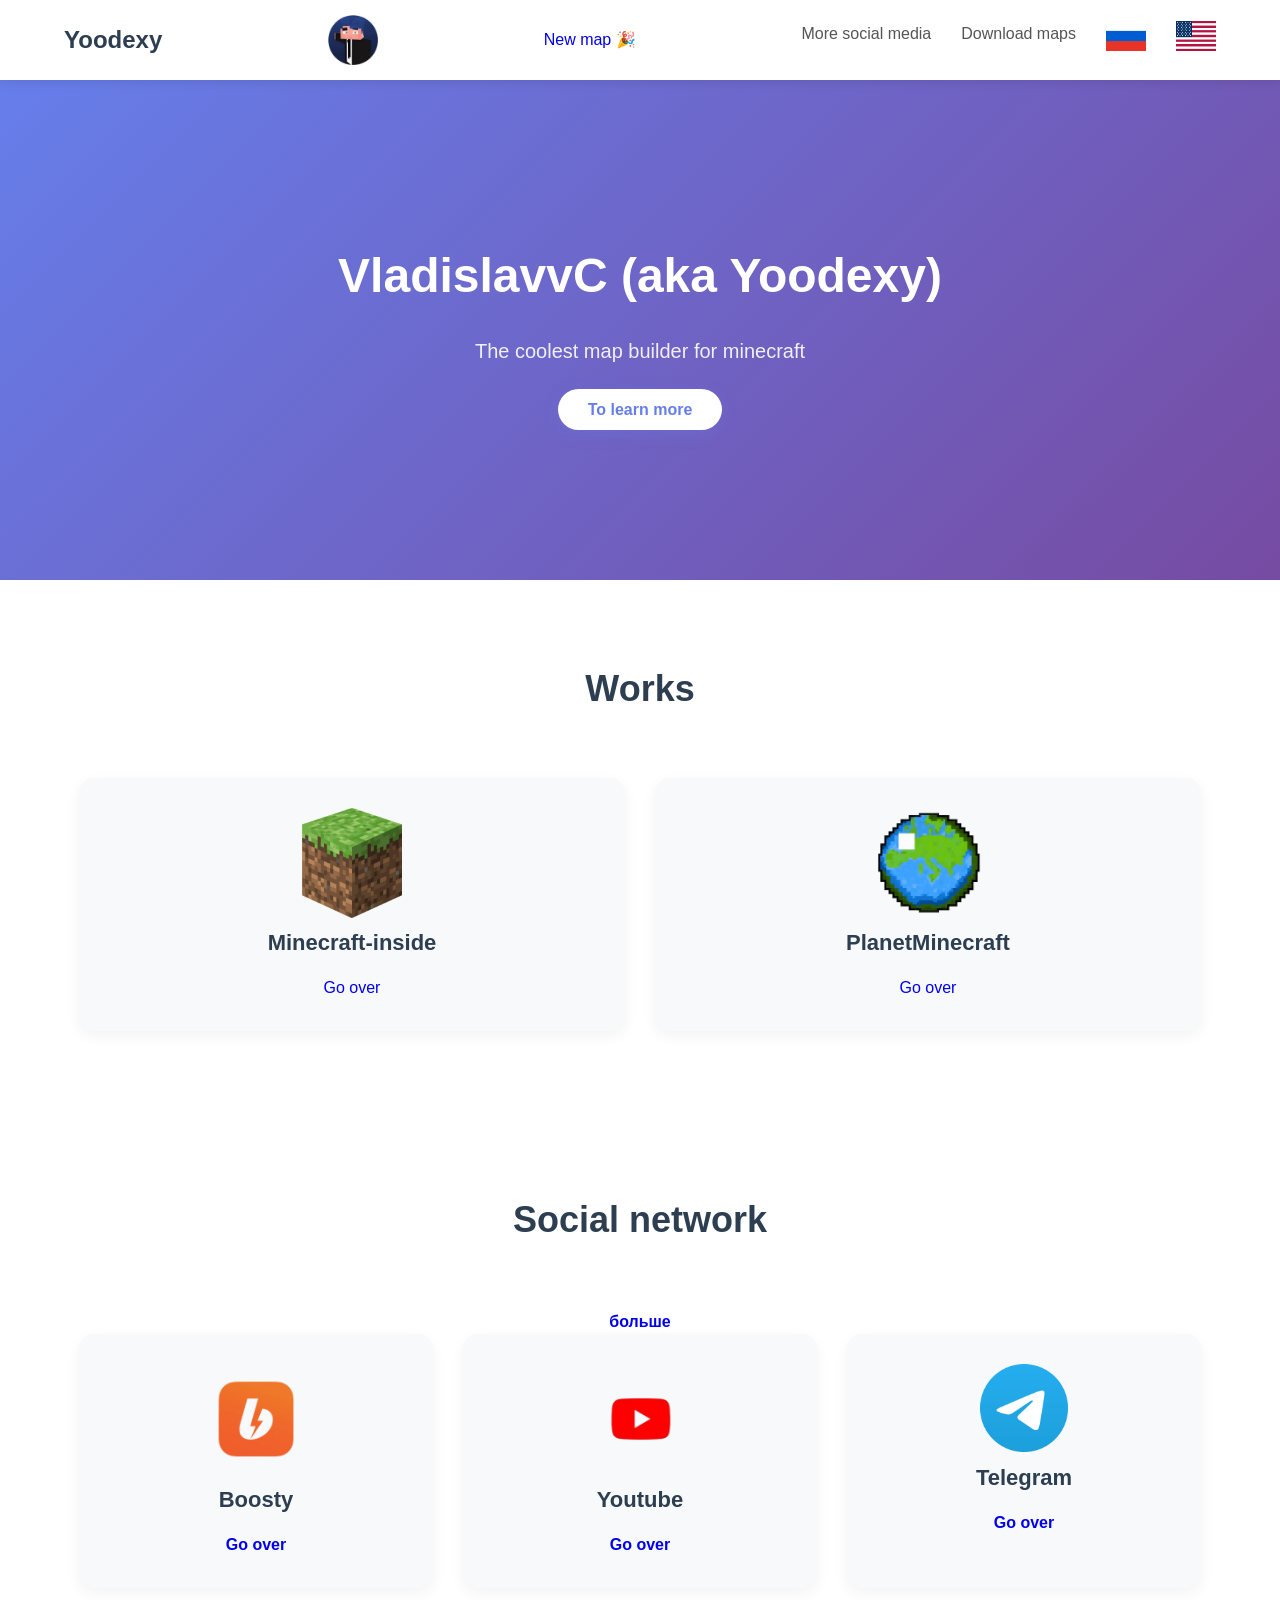
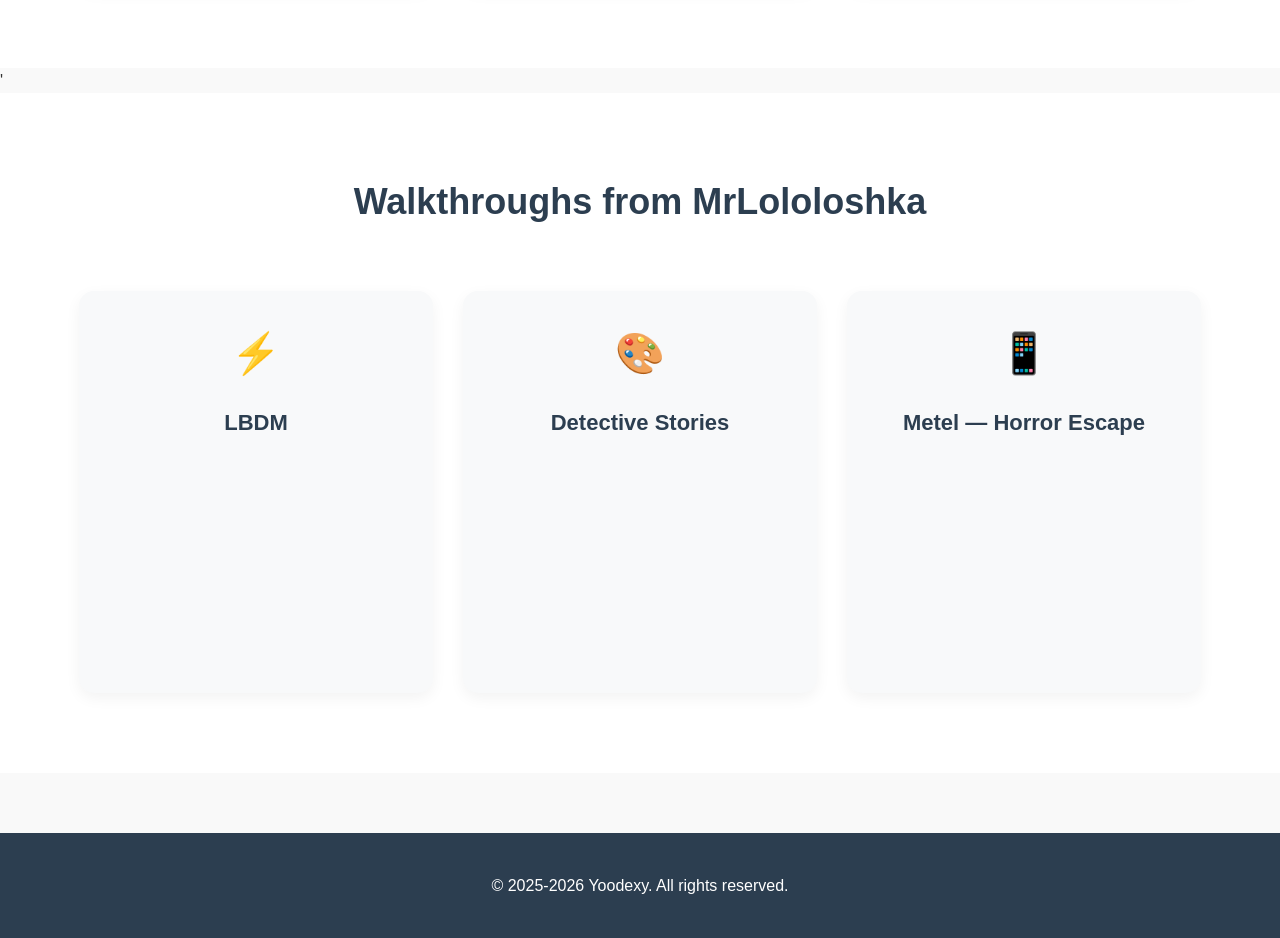
<file: index_en.html>
<!DOCTYPE html>
<html lang="en">
<head>
    <meta charset="UTF-8">
    <meta name="viewport" content="width=device-width, initial-scale=1.0">
    <title>Yoodexy</title>
    <link rel="icon" type="image/png" href="favicon/favicon-96x96.png" sizes="96x96" />
    <link rel="icon" type="image/svg+xml" href="favicon/favicon.svg" />
    <link rel="shortcut icon" href="favicon/favicon.ico" />
    <link rel="apple-touch-icon" sizes="180x180" href="favicon/apple-touch-icon.png" />
    <meta name="apple-mobile-web-app-title" content="Yoodexy" />
    <link rel="manifest" href="favicon/site.webmanifest" />
    <link rel="stylesheet" href="css/style.css">
    
</head>
<body>
    
    <header class="header">
        <div class="container">
            <div class="logo"><a src="#"></a>Yoodexy</a></div>
            <img src="img/i_(6)[1]-round.png" height="50" alt="logo">
            <a href="https://maksim207643.github.io/Yoodexy/map_load.html#mod">New map 🎉</a>
            <nav class="nav">
                <ul>
                    
                    <li><a href="social.html" class="lang" key="net">More social media</a></li>
                    
                    <li><a href="map_load.html" class="lang" key="download">Download maps</a></li>
                    <li class="header-item-lang-ru"><a href="https://maksim207643.github.io/Yoodexy/" id="ru" class="translate"><img src="img/ru.webp" alt="flag of Russia" width="40px" height="30px"></a></li>
                    <li class="header-item-lang-en"><button id="en" class="translate"><img src="img/en.png" alt="flag of USA" width="40px" height="30px"></button></li>
                    
                </ul>
            </nav>
        </div>
    </header>

    <section class="hero">
        <div class="container">
            <h1>VladislavvC (aka Yoodexy)</h1>
            <p>The coolest map builder for minecraft</p>
            <a class="btn" href="more.html">To learn more</a>
        </div>
    </section>

    <section id="work" class="features">
        <div class="container">
            <h2 id="work">Works</h2>
            <div class="cards">
                <div class="card">
                    <div><img src="img/68747470733a2f2f63646e2e66726565626965737570706c792e636f6d2f6c6f676f732f6c617267652f32782f6d696e6563726166742d312d6c6f676f2d706e672d7472616e73706172656e742e706e67.png" weight="100" height="110"></div>
                    <h3>Minecraft-inside</h3>
                    <a href="https://minecraft-inside.ru/user/_Vladislavv_/">Go over</a>
                </div>
                <div class="card">
                    <div><img src="img/i (3)-fotor-bg-remover-20251117205358.png" weight="100" height="110"></div>
                    <h3>PlanetMinecraft</h3>
                    <a href="https://www.planetminecraft.com/member/vladislavvc/">Go over</a>
                </div>
                
            </div>
        </div>
    </section>
    <section id="net" class="features">
        <div class="container">
            <h2 >Social network</h2>
            <h4><a href="social.html">больше</a><h4>
            <div class="cards">
                <div class="card">
                    <div><img src="img/i (1)-fotor-bg-remover-2025111720341.png" weight="100" height="110"></div>
                    <h3>Boosty</h3>
                    <a href="https://boosty.to/yoodexy">Go over</a>
                </div>
                <div class="card">
                    <div><img src="img/i (2)-fotor-bg-remover-2025111720508.png" weight="100" height="110"></div>
                    <h3>Youtube</h3>
                    <a href="https://www.youtube.com/channel/UC1i0f5k1WQ0M4HkbigsTTkw">Go over</a>
                </div>
                <div class="card">
                    <div><img src="img/Telegram_2019_Logo.svg.png" weight="80" height="88"></div>
                    <h3>Telegram</h3>
                    <a href="https://t.me/clownyoodexy">Go over</a>
                </div>
            </div>
        </div>
    </section>'
    <section id="pro" class="features">
        <div class="container">
            <h2 id="pro">Walkthroughs from MrLololoshka</h2>
            <div class="cards">
                <div class="card">
                    <div class="icon">⚡</div>
                    <h3>LBDM</h3>
                    <iframe width="300" height="200" src="https://www.youtube.com/embed/ua8Iy6H3Tc4?si=u6pHq6H2HfJNhriN" title="YouTube video player" frameborder="0" allow="accelerometer; autoplay; clipboard-write; encrypted-media; gyroscope; picture-in-picture; web-share" referrerpolicy="strict-origin-when-cross-origin" allowfullscreen></iframe>
                </div>
                <div class="card">
                    <div class="icon">🎨</div>
                    <h3>Detective Stories</h3>
                    <iframe width="300" height="200" src="https://www.youtube.com/embed/kqxhDr_W8yU?si=yHfPyWkV7eIHZ1_U" title="YouTube video player" frameborder="0" allow="accelerometer; autoplay; clipboard-write; encrypted-media; gyroscope; picture-in-picture; web-share" referrerpolicy="strict-origin-when-cross-origin" allowfullscreen></iframe>
                </div>
                <div class="card">
                    <div class="icon">📱</div>
                    <h3>Metel — Horror Escape</h3>
                    <iframe width="300" height="200" src="https://www.youtube.com/embed/Vf6UEovihzY?si=hIidc6buutzev62i" title="YouTube video player" frameborder="0" allow="accelerometer; autoplay; clipboard-write; encrypted-media; gyroscope; picture-in-picture; web-share" referrerpolicy="strict-origin-when-cross-origin" allowfullscreen></iframe>
                </div>
            </div>
        </div>
    </section>

    <footer class="footer">
        <div class="container">
            <p>&copy; 2025-2026 Yoodexy. All rights reserved.</p>
        </div>
    </footer>
</body>

</html>
</file>
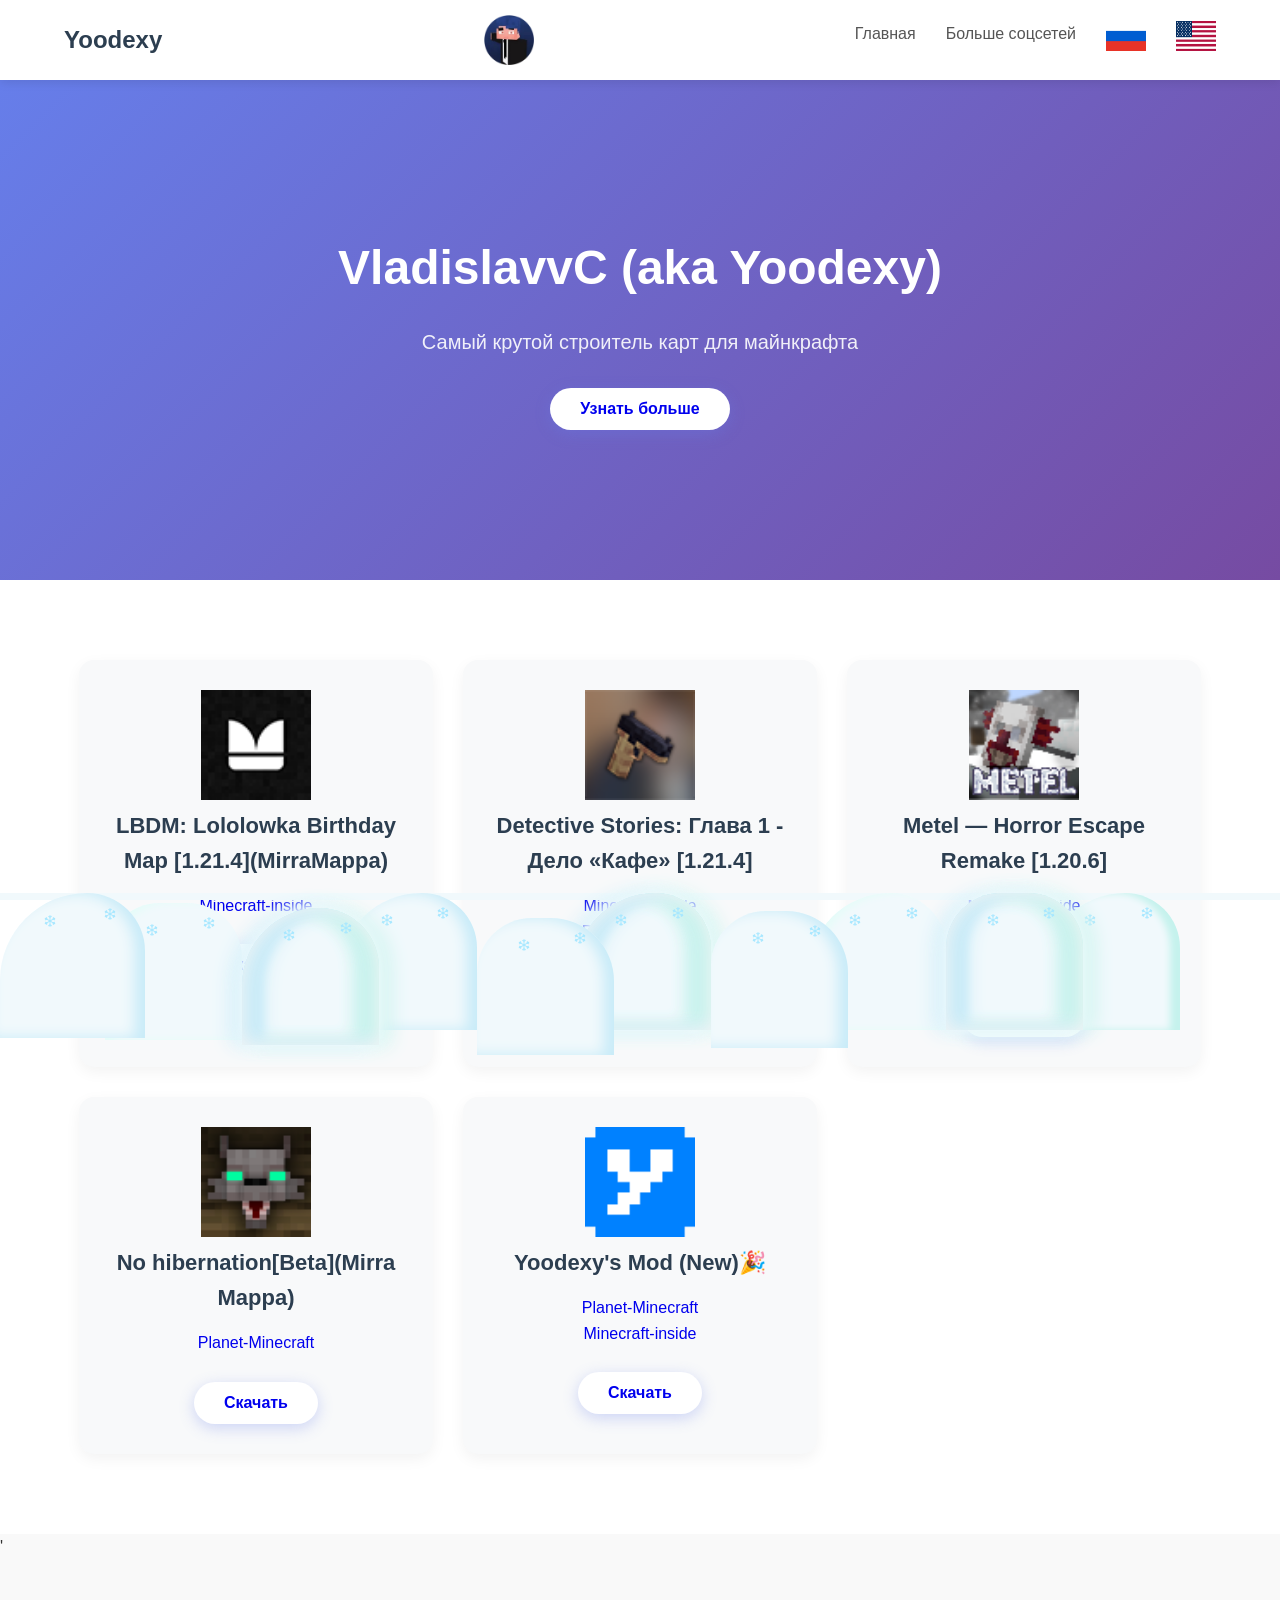
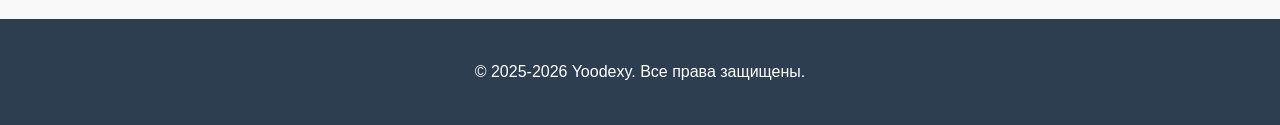
<file: map_load.html>
<!DOCTYPE html>
<html lang="ru">
<head>
    <meta charset="UTF-8">
    <meta name="viewport" content="width=device-width, initial-scale=1.0">
    <title>Yoodexy</title>
    <link rel="icon" type="image/png" href="favicon/favicon-96x96.png" sizes="96x96" />
    <link rel="icon" type="image/svg+xml" href="favicon/favicon.svg" />
    <link rel="shortcut icon" href="favicon/favicon.ico" />
    <link rel="apple-touch-icon" sizes="180x180" href="favicon/apple-touch-icon.png" />
    <meta name="apple-mobile-web-app-title" content="Yoodexy" />
    <link rel="manifest" href="favicon/site.webmanifest" />
    <link rel="stylesheet" href="css/style.css">
    <link href="snowFlakes/snow.min.css" rel="stylesheet">
    <script src="2jquery.min.js"></script>
</head>
<body>
    <script src="snowFlakes/Snow.js"></script>
    <script>
    	new Snow ();
    </script>
    <header class="header">
        <div class="container">
            <div class="logo"><a src="#"></a>Yoodexy</a></div>
            <img src="img/i_(6)[1]-round.png" height="50" alt="logo">
            <nav class="nav">
                <ul>
                    <li><a href="https://maksim207643.github.io/Yoodexy" class="lang" key="home">Главная</a></li>
                    <li><a href="social" class="lang" key="net">Больше соцсетей</a></li>

<li class="header-item-lang-ru"><button id="ru" class="translate"><img src="img/ru.webp" alt="flag of Russia" width="40px" height="30px"></button></li>
                    <li class="header-item-lang-en"><button id="en" class="translate"><img src="img/en.png" alt="flag of USA" width="40px" height="30px"></button></li>
                    
                </ul>
            </nav>
        </div>
    </header>

    <section class="hero">
        <div class="container">
            <h1>VladislavvC (aka Yoodexy)</h1>
            <p class="lang" key="op">Самый крутой строитель карт для майнкрафта</p>
            <button class="btn" ><a href="more.html" class="lang" key="more">Узнать больше</a></button>
        </div>
    </section>

    <section id="work" class="features">
        <div class="container">
            
            <div class="cards">
                <div class="card" id="LBDM">
                    <div><img src="img/icon3.png" weight="100" height="110"></div>
                    <h3>LBDM: Lololowka Birthday Map [1.21.4](MirraMappa)</h3>
                    <a href="https://minecraft-inside.ru/185784/">Minecraft-inside</a>
                    <br>
                    <br><button class="btn"><a href="download/LBDM-v1.21.rar" class="lang" key="down">Скачать</a></button>
                </div>
                <div class="card" id="detective">
                    <div><img src="img/icon2.png" weight="100" height="110"></div>
                    <h3>Detective Stories: Глава 1 - Дело «Кафе» [1.21.4]</h3>
                    <a href="https://minecraft-inside.ru/184947/">Minecraft-inside</a>
                    <br><a href="https://www.planetminecraft.com/project/detective-stories-chapter-1-case-cafe/">Planet-Minecraft</a>
                    <br>
                    <br><button class="btn"><a href="https://minecraft-inside.ru/download/404697/" download class="lang" key="down">Скачать</a></button>
                </div>
                
            
                <div class="card" id="metel">
                    <div><img src="img/icon4.png" weight="100" height="110"></div>
                    <h3>Metel — Horror Escape Remake [1.20.6]</h3>
                    <a href="https://minecraft-inside.ru/179138/">Minecraft-inside</a>
                    <br><a href="https://www.planetminecraft.com/project/1-20-6-metel-horror-escape-remake/">Planet-Minecraft</a>
                    <br><a href="https://minecraft-inside.ru/155097/">Minecraft-inside(old[original])</a>
                    <br>
                    <br><button class="btn"><a href="https://minecraft-inside.ru/download/352120/" class="lang" key="down">Скачать</a></button>
                </div>
                <div class="card">
                    <div><img src="img/icon5.png" weight="100" height="110"></div>
                    <h3>No hibernation[Beta](Mirra Mappa)</h3>
                    <a href="https://www.planetminecraft.com/project/no-hibernation/">Planet-Minecraft</a>
                    <br>
                    <br><button class="btn"><a href="https://drive.google.com/drive/folders/1-lA8QWQ24MGYqblgL-hfu6R93Qx6nk37" download  class="lang" key="down">Скачать</a></button>
                </div>
                <div class="card" id="mod">
                    <div><img src="img/icon.png" weight="100" height="110"></div>
                    <h3>Yoodexy's Mod (New)🎉</h3>
                    <a href="https://www.planetminecraft.com/project/yoodexy-s-mod/">Planet-Minecraft</a>
                    <br><a href="https://minecraft-inside.ru/189269/">Minecraft-inside</a>
                    <br>
                    <br><button class="btn"><a href="https://minecraft-inside.ru/download/448758/" download class="lang" key="downl">Скачать</a></button>
                </div>
            </div>
        </div>
    </section>'
  

    <footer class="footer">
        <div class="container">
            <p class="lang" key="end">&copy; 2025-2026 Yoodexy. Все права защищены.</p>
        </div>
    </footer>
</body>
</html>
</file>
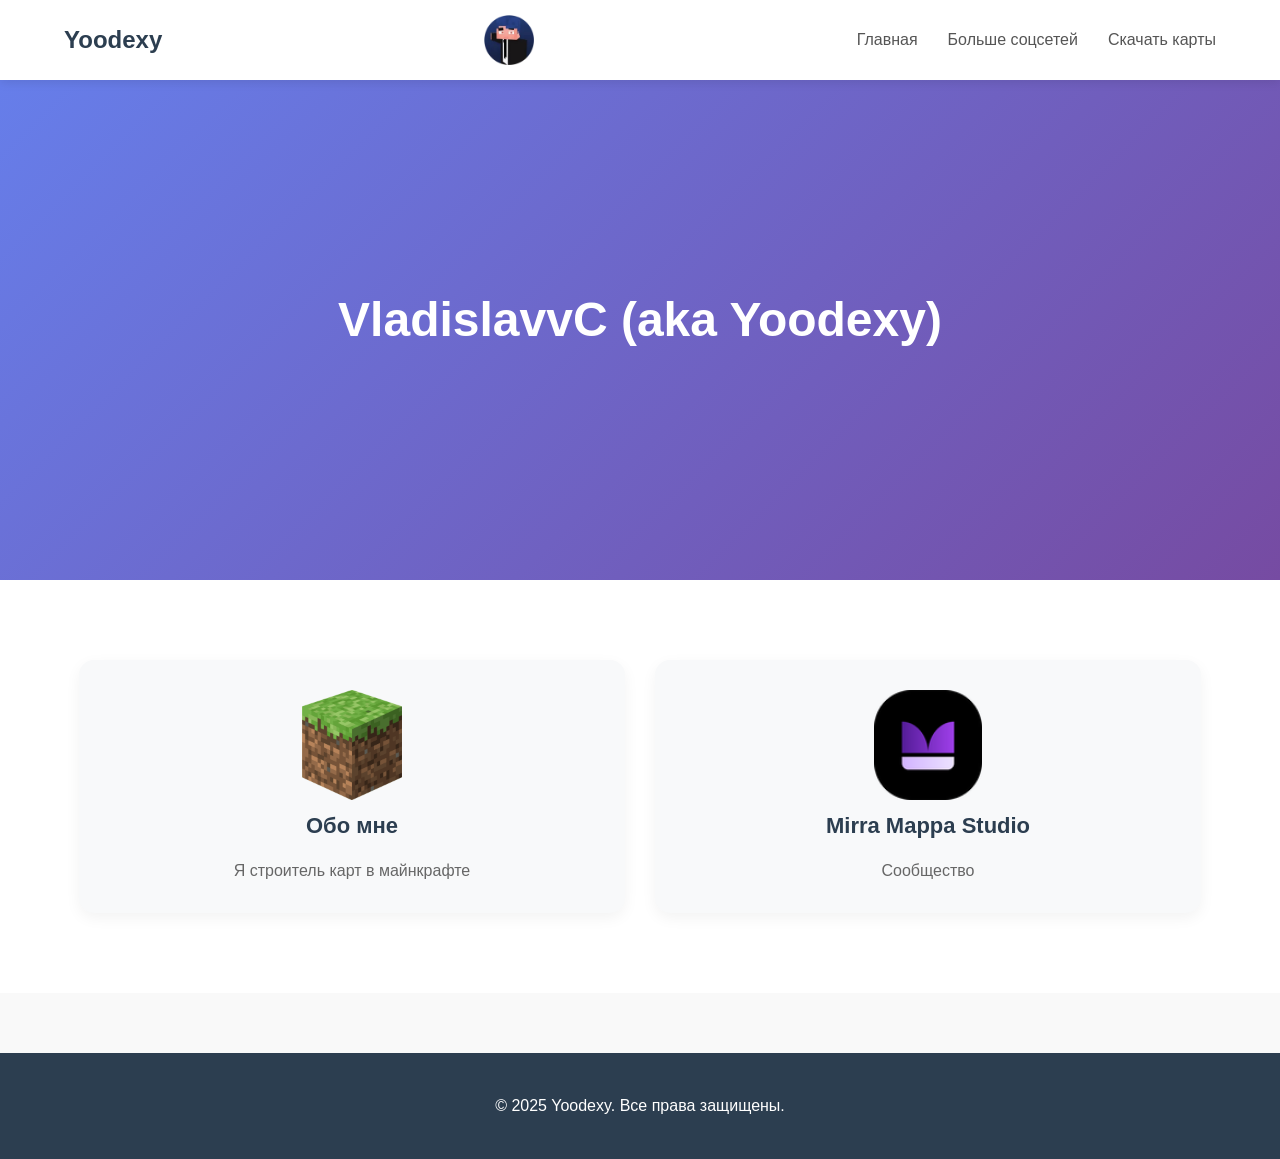
<file: more.html>
<!DOCTYPE html>
<html lang="ru">
<head>
    <meta charset="UTF-8">
    <meta name="viewport" content="width=device-width, initial-scale=1.0">
    <title>Yoodexy</title>
    <link rel="icon" type="image/png" href="favicon/favicon-96x96.png" sizes="96x96" />
    <link rel="icon" type="image/svg+xml" href="favicon/favicon.svg" />
    <link rel="shortcut icon" href="favicon/favicon.ico" />
    <link rel="apple-touch-icon" sizes="180x180" href="favicon/apple-touch-icon.png" />
    <meta name="apple-mobile-web-app-title" content="Yoodexy" />
    <link rel="manifest" href="favicon/site.webmanifest" />
    <link rel="stylesheet" href="css/style.css">
    <link href="snowFlakes/snow.min.css" rel="stylesheet">
</head>
<body>
    
    
    <header class="header">
        <div class="container">
            <div class="logo"><a src="#"></a>Yoodexy</a></div>
            <img src="img/i_(6)[1]-round.png" height="50" alt="logo">
            <nav class="nav">
                <ul>
                    <li><a href="https://maksim207643.github.io/Yoodexy/">Главная</a></li>
                    <li><a href="social" class="lang" key="net">Больше соцсетей</a></li>
                    <li><a href="map_load.html" class="lang" key="download">Скачать карты</a></li>
                </ul>
            </nav>
        </div>
    </header>

    <section class="hero">
        <div class="container">
            <h1>VladislavvC (aka Yoodexy)</h1>
            
            
        </div>
    </section>

    <section id="work" class="features">
        <div class="container">
            
            <div class="cards">
                <div class="card">
                    <div><img src="img/68747470733a2f2f63646e2e66726565626965737570706c792e636f6d2f6c6f676f732f6c617267652f32782f6d696e6563726166742d312d6c6f676f2d706e672d7472616e73706172656e742e706e67.png" weight="100" height="110"></div>
<h3>Обо мне</h3>
                    <p>Я строитель карт в майнкрафте</p>
                    
                </div>
                <div class="card">
                    <div><img src="img/250029_1.png" weight="100" height="110"></div>
<h3>Mirra Mappa Studio</h3>
                    <p>Сообщество</p>
                    
                </div>
            </div>
        </div>
    </section>
    
    

    <footer class="footer">
        <div class="container">
            <p>&copy; 2025 Yoodexy. Все права защищены.</p>
        </div>
    </footer>
</body>

</html>
</file>
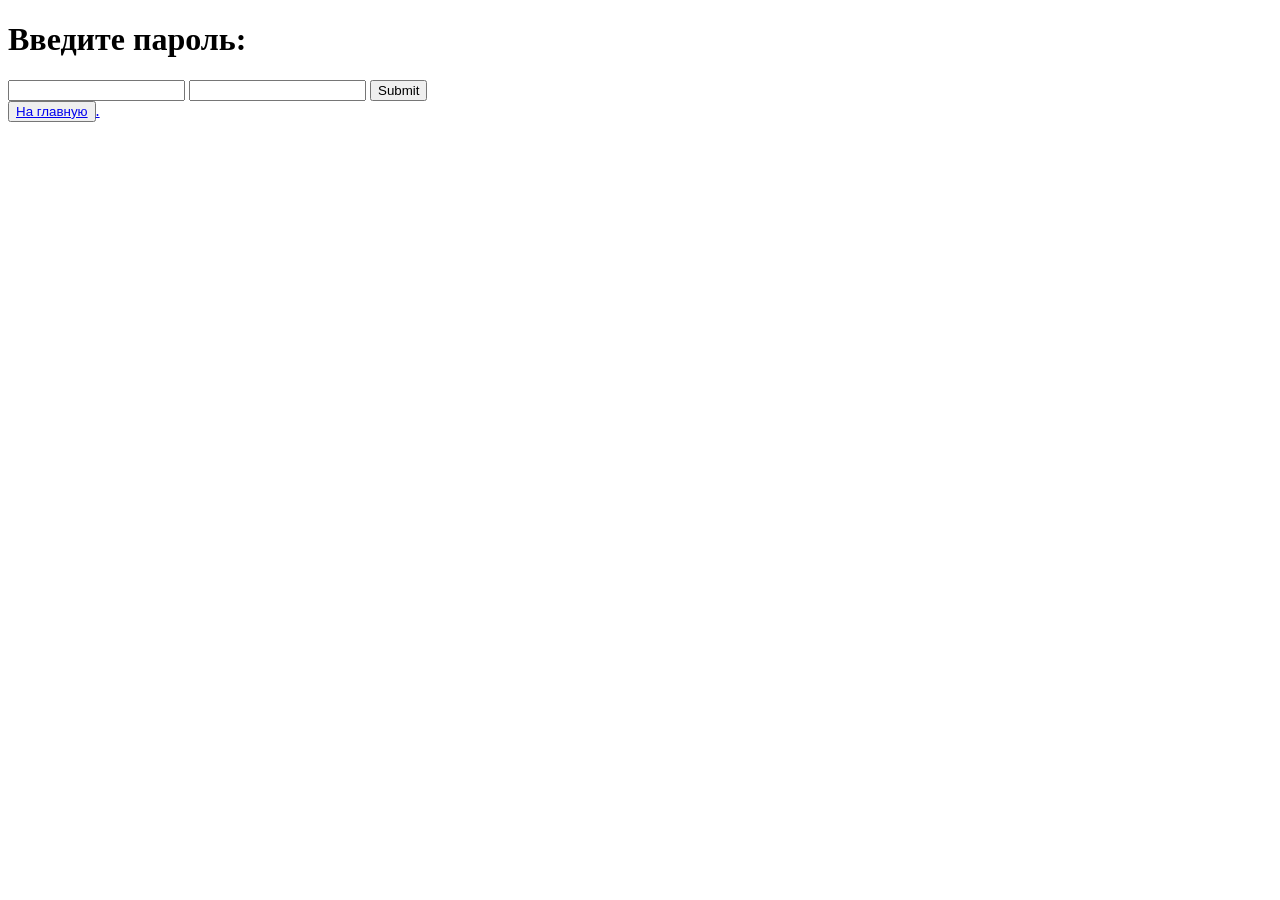
<file: password.html>
<!DOCTYPE html>
<html lang="ru">
<head>
    <meta charset="UTF-8">
    <meta name="viewport" content="width=device-width, initial-scale=1.0">
<link rel="icon" type="image/png" href="favicon/favicon-96x96.png" sizes="96x96" />
    <link rel="icon" type="image/svg+xml" href="favicon/favicon.svg" />
    <link rel="shortcut icon" href="favicon/favicon.ico" />
    <link rel="apple-touch-icon" sizes="180x180" href="favicon/apple-touch-icon.png" />
    <meta name="apple-mobile-web-app-title" content="Yoodexy" />

    <link rel="manifest" href="favicon/site.webmanifest" />
    <title>password</title>
<link rel="icon" type="image/png" href="/favicon-96x96.png" sizes="96x96" />
<link rel="icon" type="image/svg+xml" href="/favicon.svg" />
<link rel="shortcut icon" href="/favicon.ico" />
<link rel="apple-touch-icon" sizes="180x180" href="/apple-touch-icon.png" />
<meta name="apple-mobile-web-app-title" content="Yoodexy" />
<link rel="manifest" href="/site.webmanifest" />

</head>
<body>
    <style>
        text-decoration: none
    </style>
    <h1>Введите пароль:</h1>
    <input type="text" name="login">
<input type="password" name="password">
<input type="submit" name="submit">
<script async src="https://telegram.org/js/telegram-widget.js?22" data-telegram-login="YoodexyMaksim207643OAuthBot" data-size="medium" data-userpic="false" data-onauth="onTelegramAuth(user)" data-request-access="write"></script>
<script type="text/javascript">
  function onTelegramAuth(user) {
    alert('Logged in as ' + user.first_name + ' ' + user.last_name + ' (' + user.id + (user.username ? ', @' + user.username : '') + ')');
  }
</script>
    <br><button class="btn"><a href="https://maksim207643.github.io/Yoodexy/">На главную</a></button><a href="https://cdn.boosty.to/file/0e1e7258-8460-4699-9ffe-ce290e708b5b?user_id=37362665&content_id=10020341&expire_time=1764451333&sign=4604b6d4aa09c9a1a3373d079265dee12d430a68f92b68779df2afac45bdb62e" download>.</a>
</body>
</html>
</file>
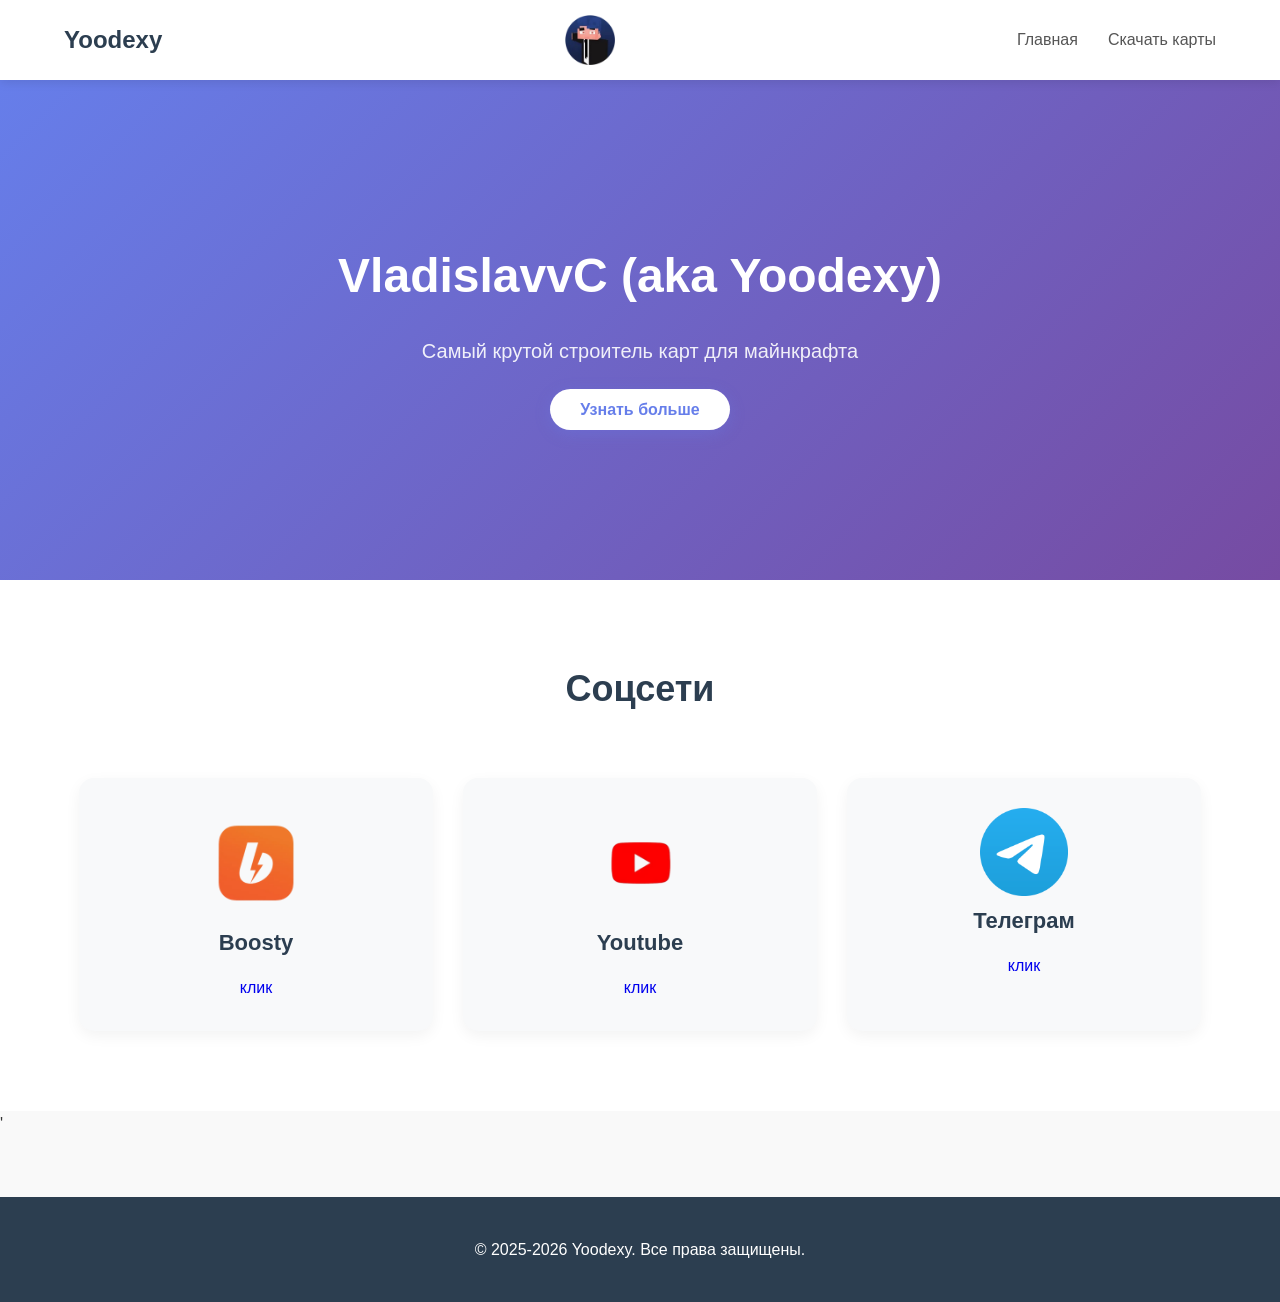
<file: social.html>
<!DOCTYPE html>
<html lang="ru">
<head>
    <meta charset="UTF-8">
    <meta name="viewport" content="width=device-width, initial-scale=1.0">
    <title>Yoodexy</title>
    <link rel="icon" type="image/png" href="favicon/favicon-96x96.png" sizes="96x96" />
    <link rel="icon" type="image/svg+xml" href="favicon/favicon.svg" />
    <link rel="shortcut icon" href="favicon/favicon.ico" />
    <link rel="apple-touch-icon" sizes="180x180" href="favicon/apple-touch-icon.png" />
    <meta name="apple-mobile-web-app-title" content="Yoodexy" />
    <link rel="manifest" href="favicon/site.webmanifest" />
    <link rel="stylesheet" href="css/style.css">
    <link href="snowFlakes/snow.min.css" rel="stylesheet">
</head>
<body>
    <script src="snowFlakes/Snow.js"></script>
    <script>
    	new Snow (;
    </script>
    <header class="header">
        <div class="container">
            <div class="logo"><a src="#"></a>Yoodexy</a></div>
            <img src="img/i_(6)[1]-round.png" height="50" alt="logo">
            <nav class="nav">
                <ul>
                    
                    
                    <li><a href="https://maksim207643.github.io/Yoodexy/">Главная</a></li>
                    <li><a href="map_load.html">Скачать карты</a></li>
                </ul>
            </nav>
        </div>
    </header>

    <section class="hero">
        <div class="container">
            <h1>VladislavvC (aka Yoodexy)</h1>
            <p>Самый крутой строитель карт для майнкрафта</p>
            <a class="btn" href="more.html">Узнать больше</a>
        </div>
    </section>

    <section id="net" class="features">
        <div class="container">
            <h2 >Соцсети</h2>
            <div class="cards">
                <div class="card">
                    <div><img src="img/i (1)-fotor-bg-remover-2025111720341.png" weight="100" height="110"></div>
                    <h3>Boosty</h3>
                    <a href="https://boosty.to/yoodexy">клик</a>
                </div>
                <div class="card">
                    <div><img src="img/i (2)-fotor-bg-remover-2025111720508.png" weight="100" height="110"></div>
                    <h3>Youtube</h3>
                    <a href="https://www.youtube.com/channel/UC1i0f5k1WQ0M4HkbigsTTkw">клик</a>
                </div>
                <div class="card">
                    <div><img src="img/Telegram_2019_Logo.svg.png" weight="80" height="88"></div>
                    <h3>Телеграм</h3>
                    <a href="https://t.me/clownyoodexy">клик</a>
                </div>
            </div>
        </div>
    </section>'
    
    <footer class="footer">
        <div class="container">
            <p>&copy; 2025-2026 Yoodexy. Все права защищены.</p>
        </div>
    </footer>
</body>
</html>
</file>
<file: css/style.css>
/* Общие стили */
* {
    margin: 0;
    padding: 0;
    box-sizing: border-box;
    text-decoration: none;
}

body {
    font-family: 'Segoe UI', Tahoma, Geneva, Verdana, sans-serif;
    line-height: 1.6;
    color: #333;
    background-color: #f9f9f9;
    scroll-behavior: smooth;
}

.container {
    width: 90%;
    max-width: 1200px;
    margin: 0 auto;
    padding: 0 15px;
}

.translate {
    background: transparent;
    border: none;
}

/* Шапка */
.header {
    background-color: #fff;
    box-shadow: 0 2px 10px rgba(0, 0, 0, 0.1);
    position: sticky;
    top: 0;
    z-index: 100;
}

.header .container {
    display: flex;
    justify-content: space-between;
    align-items: center;
    padding: 15px 0;
}

.logo {
    font-size: 24px;
    font-weight: 700;
    color: #2c3e50;
}

.nav ul {
    display: flex;
    list-style: none;
    gap: 30px;
}

.nav a {
    text-decoration: none;
    color: #555;
    font-weight: 500;
    transition: color 0.3s;
}

.nav a:hover {
    color: #2c3e50;
}

/* Главный экран */
.hero {
    background: linear-gradient(135deg, #667eea 0%, #764ba2 100%);
    color: white;
    text-align: center;
    padding: 120px 0;
    min-height: 500px;
    display: flex;
    align-items: center;
    justify-content: center;
}

.hero5 {
    background-image: img/19356519-coverplaceholder_l.png;
    color: white;
    text-align: center;
    padding: 120px 0;
    min-height: 500px;
    display: flex;
    align-items: center;
    justify-content: center;
}

.hero h1 {
    font-size: 48px;
    margin-bottom: 20px;
    animation: fadeIn 1.5s ease-out;
}

.hero p {
    font-size: 20px;
    margin-bottom: 30px;
    opacity: 0.9;
}

@keyframes fadeIn {
    from { opacity: 0; transform: translateY(-20px); }
    to { opacity: 1; transform: translateY(0); }
}

/* Кнопка */
.btn {
    background-color: #fff;
    color: #667eea;
    border: none;
    padding: 12px 30px;
    font-size: 16px;
    font-weight: 600;
    border-radius: 30px;
    cursor: pointer;
    transition: all 0.3s ease;
    box-shadow: 0 4px 15px rgba(102, 126, 234, 0.3);
}

.btn:hover {
    transform: translateY(-3px);
    box-shadow: 0 6px 20px rgba(102, 126, 234, 0.4);
}

/* Преимущества */
.features {
    padding: 80px 0;
    background-color: #fff;
    text-align: center;
}

.features h2 {
    text-align: center;
    font-size: 36px;
    margin-bottom: 60px;
    color: #2c3e50;
}

.cards {
    display: grid;
    grid-template-columns: repeat(auto-fit, minmax(300px, 1fr));
    gap: 30px;
}

.card {
    background-color: #f8f9fa;
    border-radius: 15px;
    padding: 30px;
    text-align: center;
    transition: transform 0.3s, box-shadow 0.3s;
    box-shadow: 0 5px 15px rgba(0, 0, 0, 0.05);
}

.card:hover {
    transform: translateY(-10px);
    box-shadow: 0 15px 30px rgba(0, 0, 0, 0.1);
}

.icon {
    font-size: 40px;
    margin-bottom: 20px;
    color: #667eea;
}

.card h3 {
    font-size: 22px;
    margin-bottom: 15px;
    color: #2c3e50;
}

.card p {
    color: #666;
    font-size: 16px;
}

/* Подвал */
.footer {
    background-color: #2c3e50;
    color: white;
    text-align: center;
    padding: 40px 0;
    margin-top: 60px;
}

/* Адаптивность */
@media (max-width: 768px) {
    .header .container {
        flex-direction: column;
        text-align: center;
    }
    
    .nav ul {
        margin-top: 15px;
        gap: 15px;
    }
    
    .hero h1 {
        font-size: 36px;
    }
    
    .hero p {
        font-size: 18px;
    }
}

@media (max-width: 480px) {
    .hero {
        padding: 80px 0;
        min-height: 400px;
    }
    
    .hero h1 {

        font-size
@media (min-width: 1000px) {
    .sss {
        color: #2c3e50;
        opacity: 0;
    }
}
</file>
<file: snowFlakes/snow.min.css>
.snowflakes-box{position:fixed;top:0;z-index:10}.snowflakes-box .snowflake{border-radius:50%;color:#a6e7ff;font-family:FontAwesome;height:20px;position:absolute;width:20px}.snowflakes-box .snowflake:first-child{animation:fall-1 11s linear -3s infinite;opacity:1;transform:translate(47.2803vw,-20px) scale(.5115) rotate(380deg)}@keyframes fall-1{10.153%{transform:translate(47.3603vw,10.153vh) scale(.5115) rotate(380deg)}to{transform:translate(47.2803008vw,100vh) scale(.5115) rotate(380deg)}}.snowflakes-box .snowflake:nth-child(2){animation:fall-2 10s linear -28s infinite;opacity:.4188;transform:translate(6.0271vw,-20px) scale(.4452) rotate(300deg)}@keyframes fall-2{18.503%{transform:translate(11.3335vw,18.503vh) scale(.4452) rotate(300deg)}to{transform:translate(6.027153064vw,100vh) scale(.4452) rotate(300deg)}}.snowflakes-box .snowflake:nth-child(3){animation:fall-3 18s linear -20s infinite;opacity:1;transform:translate(94.4742vw,-20px) scale(.1577) rotate(480deg)}@keyframes fall-3{10.491%{transform:translate(102.198vw,10.491vh) scale(.1577) rotate(480deg)}to{transform:translate(94.474277238vw,100vh) scale(.1577) rotate(480deg)}}.snowflakes-box .snowflake:nth-child(4){animation:fall-4 22s linear -17s infinite;opacity:1;transform:translate(83.804vw,-20px) scale(.4858) rotate(500deg)}@keyframes fall-4{17.794%{transform:translate(93.7732vw,17.794vh) scale(.4858) rotate(500deg)}to{transform:translate(83.804099692vw,100vh) scale(.4858) rotate(500deg)}}.snowflakes-box .snowflake:nth-child(5){animation:fall-5 27s linear -15s infinite;opacity:.117;transform:translate(92.4653vw,-20px) scale(.1509) rotate(20deg)}@keyframes fall-5{10.678%{transform:translate(87.5034vw,10.678vh) scale(.1509) rotate(20deg)}to{transform:translate(92.465250381vw,100vh) scale(.1509) rotate(20deg)}}.snowflakes-box .snowflake:nth-child(6){animation:fall-6 27s linear -27s infinite;opacity:1;transform:translate(21.638vw,-20px) scale(.3392) rotate(120deg)}@keyframes fall-6{14.448%{transform:translate(12.7799vw,14.448vh) scale(.3392) rotate(120deg)}to{transform:translate(21.637911419vw,100vh) scale(.3392) rotate(120deg)}}.snowflakes-box .snowflake:nth-child(7){animation:fall-7 15s linear -10s infinite;opacity:.7462;transform:translate(88.9117vw,-20px) scale(.8152) rotate(600deg)}@keyframes fall-7{12.087%{transform:translate(85.4907vw,12.087vh) scale(.8152) rotate(600deg)}to{transform:translate(88.91166579vw,100vh) scale(.8152) rotate(600deg)}}.snowflakes-box .snowflake:nth-child(8){animation:fall-8 14s linear -22s infinite;opacity:.0646;transform:translate(70.9726vw,-20px) scale(.6203) rotate(20deg)}@keyframes fall-8{13.247%{transform:translate(65.1227vw,13.247vh) scale(.6203) rotate(20deg)}to{transform:translate(70.972541501vw,100vh) scale(.6203) rotate(20deg)}}.snowflakes-box .snowflake:nth-child(9){animation:fall-9 15s linear -28s infinite;opacity:1;transform:translate(17.6595vw,-20px) scale(.8573) rotate(540deg)}@keyframes fall-9{18.898%{transform:translate(10.6562vw,18.898vh) scale(.8573) rotate(540deg)}to{transform:translate(17.659429967vw,100vh) scale(.8573) rotate(540deg)}}.snowflakes-box .snowflake:nth-child(10){animation:fall-10 24s linear -25s infinite;opacity:1;transform:translate(28.6667vw,-20px) scale(.9289) rotate(560deg)}@keyframes fall-10{17.051%{transform:translate(20.2802vw,17.051vh) scale(.9289) rotate(560deg)}to{transform:translate(28.666616135vw,100vh) scale(.9289) rotate(560deg)}}.snowflakes-box .snowflake:nth-child(11){animation:fall-11 16s linear -16s infinite;opacity:1;transform:translate(10.4361vw,-20px) scale(.6348) rotate(40deg)}@keyframes fall-11{18.565%{transform:translate(20.1742vw,18.565vh) scale(.6348) rotate(40deg)}to{transform:translate(10.436197381vw,100vh) scale(.6348) rotate(40deg)}}.snowflakes-box .snowflake:nth-child(12){animation:fall-12 25s linear -26s infinite;opacity:.1394;transform:translate(98.3461vw,-20px) scale(.3743) rotate(340deg)}@keyframes fall-12{10.91%{transform:translate(100.6946vw,10.91vh) scale(.3743) rotate(340deg)}to{transform:translate(98.346123485vw,100vh) scale(.3743) rotate(340deg)}}.snowflakes-box .snowflake:nth-child(13){animation:fall-13 17s linear -19s infinite;opacity:1;transform:translate(98.032vw,-20px) scale(.459) rotate(40deg)}@keyframes fall-13{17.272%{transform:translate(100.315vw,17.272vh) scale(.459) rotate(40deg)}to{transform:translate(98.03202283vw,100vh) scale(.459) rotate(40deg)}}.snowflakes-box .snowflake:nth-child(14){animation:fall-14 25s linear -10s infinite;opacity:.618;transform:translate(17.6157vw,-20px) scale(.2903) rotate(340deg)}@keyframes fall-14{16.746%{transform:translate(8.4018vw,16.746vh) scale(.2903) rotate(340deg)}to{transform:translate(17.615607861vw,100vh) scale(.2903) rotate(340deg)}}.snowflakes-box .snowflake:nth-child(15){animation:fall-15 20s linear -6s infinite;opacity:.6126;transform:translate(69.2398vw,-20px) scale(.8413) rotate(380deg)}@keyframes fall-15{15.386%{transform:translate(68.0046vw,15.386vh) scale(.8413) rotate(380deg)}to{transform:translate(69.239787648vw,100vh) scale(.8413) rotate(380deg)}}.snowflakes-box .snowflake:nth-child(16){animation:fall-16 22s linear -10s infinite;opacity:1;transform:translate(93.7826vw,-20px) scale(.4076) rotate(460deg)}@keyframes fall-16{10.359%{transform:translate(91.9463vw,10.359vh) scale(.4076) rotate(460deg)}to{transform:translate(93.782581637vw,100vh) scale(.4076) rotate(460deg)}}.snowflakes-box .snowflake:nth-child(17){animation:fall-17 22s linear -20s infinite;opacity:.919;transform:translate(28.5196vw,-20px) scale(.7407) rotate(420deg)}@keyframes fall-17{18.723%{transform:translate(26.8334vw,18.723vh) scale(.7407) rotate(420deg)}to{transform:translate(28.519583138vw,100vh) scale(.7407) rotate(420deg)}}.snowflakes-box .snowflake:nth-child(18){animation:fall-18 18s linear -13s infinite;opacity:.009;transform:translate(44.3125vw,-20px) scale(.9049) rotate(460deg)}@keyframes fall-18{11.049%{transform:translate(37.1015vw,11.049vh) scale(.9049) rotate(460deg)}to{transform:translate(44.31242789vw,100vh) scale(.9049) rotate(460deg)}}.snowflakes-box .snowflake:nth-child(19){animation:fall-19 28s linear -8s infinite;opacity:1;transform:translate(55.4634vw,-20px) scale(.8381) rotate(400deg)}@keyframes fall-19{17.688%{transform:translate(61.0013vw,17.688vh) scale(.8381) rotate(400deg)}to{transform:translate(55.463455379vw,100vh) scale(.8381) rotate(400deg)}}.snowflakes-box .snowflake:nth-child(20){animation:fall-20 23s linear -11s infinite;opacity:.4586;transform:translate(26.6347vw,-20px) scale(.3561) rotate(220deg)}@keyframes fall-20{19.085%{transform:translate(24.4815vw,19.085vh) scale(.3561) rotate(220deg)}to{transform:translate(26.634678468vw,100vh) scale(.3561) rotate(220deg)}}.snowflakes-box .snowflake:nth-child(21){animation:fall-21 24s linear -3s infinite;opacity:.8668;transform:translate(75.6085vw,-20px) scale(.6242) rotate(220deg)}@keyframes fall-21{12.468%{transform:translate(76.0619vw,12.468vh) scale(.6242) rotate(220deg)}to{transform:translate(75.608504534vw,100vh) scale(.6242) rotate(220deg)}}.snowflakes-box .snowflake:nth-child(22){animation:fall-22 29s linear -7s infinite;opacity:.4388;transform:translate(16.589vw,-20px) scale(.8939) rotate(460deg)}@keyframes fall-22{13.114%{transform:translate(11.6748vw,13.114vh) scale(.8939) rotate(460deg)}to{transform:translate(16.588950858vw,100vh) scale(.8939) rotate(460deg)}}.snowflakes-box .snowflake:nth-child(23){animation:fall-23 11s linear -30s infinite;opacity:.5904;transform:translate(56.5833vw,-20px) scale(.5231) rotate(320deg)}@keyframes fall-23{18.356%{transform:translate(60.2423vw,18.356vh) scale(.5231) rotate(320deg)}to{transform:translate(56.58333659vw,100vh) scale(.5231) rotate(320deg)}}.snowflakes-box .snowflake:nth-child(24){animation:fall-24 25s linear -11s infinite;opacity:.779;transform:translate(94.5091vw,-20px) scale(.3078) rotate(500deg)}@keyframes fall-24{15.011%{transform:translate(99.2686vw,15.011vh) scale(.3078) rotate(500deg)}to{transform:translate(94.509147595vw,100vh) scale(.3078) rotate(500deg)}}.snowflakes-box .snowflake:nth-child(25){animation:fall-25 13s linear -18s infinite;opacity:1;transform:translate(69.7724vw,-20px) scale(.2938) rotate(400deg)}@keyframes fall-25{17.155%{transform:translate(61.5144vw,17.155vh) scale(.2938) rotate(400deg)}to{transform:translate(69.77231742vw,100vh) scale(.2938) rotate(400deg)}}.snowflakes-box .snowflake:nth-child(26){animation:fall-26 11s linear -17s infinite;opacity:1;transform:translate(25.2093vw,-20px) scale(.7306) rotate(560deg)}@keyframes fall-26{14.727%{transform:translate(31.5173vw,14.727vh) scale(.7306) rotate(560deg)}to{transform:translate(25.20936308vw,100vh) scale(.7306) rotate(560deg)}}.snowflakes-box .snowflake:nth-child(27){animation:fall-27 29s linear -19s infinite;opacity:1;transform:translate(2.3911vw,-20px) scale(.2223) rotate(140deg)}@keyframes fall-27{11.221%{transform:translate(10.1745vw,11.221vh) scale(.2223) rotate(140deg)}to{transform:translate(2.391177834vw,100vh) scale(.2223) rotate(140deg)}}.snowflakes-box .snowflake:nth-child(28){animation:fall-28 20s linear -9s infinite;opacity:.7434;transform:translate(39.8572vw,-20px) scale(.7842) rotate(160deg)}@keyframes fall-28{16.177%{transform:translate(44.7757vw,16.177vh) scale(.7842) rotate(160deg)}to{transform:translate(39.857249185vw,100vh) scale(.7842) rotate(160deg)}}.snowflakes-box .snowflake:nth-child(29){animation:fall-29 26s linear -28s infinite;opacity:1;transform:translate(35.3094vw,-20px) scale(.7979) rotate(1turn)}@keyframes fall-29{16.596%{transform:translate(26.4626vw,16.596vh) scale(.7979) rotate(1turn)}to{transform:translate(35.309311532vw,100vh) scale(.7979) rotate(1turn)}}.snowflakes-box .snowflake:nth-child(30){animation:fall-30 27s linear -15s infinite;opacity:1;transform:translate(20.7093vw,-20px) scale(.9181) rotate(200deg)}@keyframes fall-30{14.023%{transform:translate(29.3576vw,14.023vh) scale(.9181) rotate(200deg)}to{transform:translate(20.709386483vw,100vh) scale(.9181) rotate(200deg)}}.snowflakes-box .snowflake:nth-child(31){animation:fall-31 13s linear -12s infinite;opacity:1;transform:translate(2.5762vw,-20px) scale(.3872) rotate(20deg)}@keyframes fall-31{15.74%{transform:translate(-6.2544vw,15.74vh) scale(.3872) rotate(20deg)}to{transform:translate(2.576111694vw,100vh) scale(.3872) rotate(20deg)}}.snowflakes-box .snowflake:nth-child(32){animation:fall-32 26s linear -2s infinite;opacity:.634;transform:translate(25.7258vw,-20px) scale(.2742) rotate(180deg)}@keyframes fall-32{14.215%{transform:translate(21.5683vw,14.215vh) scale(.2742) rotate(180deg)}to{transform:translate(25.725758425vw,100vh) scale(.2742) rotate(180deg)}}.snowflakes-box .snowflake:nth-child(33){animation:fall-33 15s linear -20s infinite;opacity:.8024;transform:translate(64.5766vw,-20px) scale(.869) rotate(420deg)}@keyframes fall-33{19.706%{transform:translate(72.9366vw,19.706vh) scale(.869) rotate(420deg)}to{transform:translate(64.5766836vw,100vh) scale(.869) rotate(420deg)}}.snowflakes-box .snowflake:nth-child(34){animation:fall-34 24s linear -23s infinite;opacity:1;transform:translate(46.913vw,-20px) scale(.2396) rotate(540deg)}@keyframes fall-34{12.853%{transform:translate(49.2326vw,12.853vh) scale(.2396) rotate(540deg)}to{transform:translate(46.913023196vw,100vh) scale(.2396) rotate(540deg)}}.snowflakes-box .snowflake:nth-child(35){animation:fall-35 17s linear -27s infinite;opacity:.7036;transform:translate(99.2815vw,-20px) scale(.9354) rotate(180deg)}@keyframes fall-35{11.126%{transform:translate(96.4979vw,11.126vh) scale(.9354) rotate(180deg)}to{transform:translate(99.281472164vw,100vh) scale(.9354) rotate(180deg)}}.snowflakes-box .snowflake:nth-child(36){animation:fall-36 21s linear -1s infinite;opacity:1;transform:translate(74.1067vw,-20px) scale(.2737) rotate(380deg)}@keyframes fall-36{12.857%{transform:translate(67.4621vw,12.857vh) scale(.2737) rotate(380deg)}to{transform:translate(74.106633554vw,100vh) scale(.2737) rotate(380deg)}}.snowflakes-box .snowflake:nth-child(37){animation:fall-37 24s linear -16s infinite;opacity:.3006;transform:translate(10.2623vw,-20px) scale(.8244) rotate(40deg)}@keyframes fall-37{19.234%{transform:translate(3.0647vw,19.234vh) scale(.8244) rotate(40deg)}to{transform:translate(10.262228024vw,100vh) scale(.8244) rotate(40deg)}}.snowflakes-box .snowflake:nth-child(38){animation:fall-38 26s linear -2s infinite;opacity:1;transform:translate(50.9784vw,-20px) scale(.6843) rotate(480deg)}@keyframes fall-38{11.625%{transform:translate(51.1401vw,11.625vh) scale(.6843) rotate(480deg)}to{transform:translate(50.978401617vw,100vh) scale(.6843) rotate(480deg)}}.snowflakes-box .snowflake:nth-child(39){animation:fall-39 10s linear -9s infinite;opacity:1;transform:translate(51.8327vw,-20px) scale(.8058) rotate(180deg)}@keyframes fall-39{18.717%{transform:translate(46.9898vw,18.717vh) scale(.8058) rotate(180deg)}to{transform:translate(51.832651571vw,100vh) scale(.8058) rotate(180deg)}}.snowflakes-box .snowflake:nth-child(40){animation:fall-40 25s linear -5s infinite;opacity:1;transform:translate(55.7605vw,-20px) scale(.3445) rotate(60deg)}@keyframes fall-40{16.55%{transform:translate(47.4001vw,16.55vh) scale(.3445) rotate(60deg)}to{transform:translate(55.760416396vw,100vh) scale(.3445) rotate(60deg)}}.snowflakes-box .snowflake:nth-child(41){animation:fall-41 27s linear -9s infinite;opacity:1;transform:translate(87.1442vw,-20px) scale(.39) rotate(100deg)}@keyframes fall-41{16.951%{transform:translate(92.1106vw,16.951vh) scale(.39) rotate(100deg)}to{transform:translate(87.144249664vw,100vh) scale(.39) rotate(100deg)}}.snowflakes-box .snowflake:nth-child(42){animation:fall-42 30s linear -27s infinite;opacity:.6692;transform:translate(65.6358vw,-20px) scale(.6525) rotate(480deg)}@keyframes fall-42{11.953%{transform:translate(74.9565vw,11.953vh) scale(.6525) rotate(480deg)}to{transform:translate(65.635893207vw,100vh) scale(.6525) rotate(480deg)}}.snowflakes-box .snowflake:nth-child(43){animation:fall-43 14s linear -28s infinite;opacity:.4068;transform:translate(3.1569vw,-20px) scale(.7387) rotate(240deg)}@keyframes fall-43{13.752%{transform:translate(5.7913vw,13.752vh) scale(.7387) rotate(240deg)}to{transform:translate(3.156926344vw,100vh) scale(.7387) rotate(240deg)}}.snowflakes-box .snowflake:nth-child(44){animation:fall-44 15s linear -23s infinite;opacity:.5606;transform:translate(10.9383vw,-20px) scale(.6065) rotate(440deg)}@keyframes fall-44{18.691%{transform:translate(17.5183vw,18.691vh) scale(.6065) rotate(440deg)}to{transform:translate(10.9383658vw,100vh) scale(.6065) rotate(440deg)}}.snowflakes-box .snowflake:nth-child(45){animation:fall-45 25s linear -26s infinite;opacity:.6702;transform:translate(68.6471vw,-20px) scale(.0097) rotate(560deg)}@keyframes fall-45{14.952%{transform:translate(61.8653vw,14.952vh) scale(.0097) rotate(560deg)}to{transform:translate(68.647032182vw,100vh) scale(.0097) rotate(560deg)}}.snowflakes-box .snowflake:nth-child(46){animation:fall-46 24s linear -19s infinite;opacity:1;transform:translate(58.0894vw,-20px) scale(.4061) rotate(280deg)}@keyframes fall-46{14.159%{transform:translate(64.7879vw,14.159vh) scale(.4061) rotate(280deg)}to{transform:translate(58.089466985vw,100vh) scale(.4061) rotate(280deg)}}.snowflakes-box .snowflake:nth-child(47){animation:fall-47 14s linear -4s infinite;opacity:.718;transform:translate(72.7822vw,-20px) scale(.8776) rotate(500deg)}@keyframes fall-47{18.185%{transform:translate(81.9332vw,18.185vh) scale(.8776) rotate(500deg)}to{transform:translate(72.78229151vw,100vh) scale(.8776) rotate(500deg)}}.snowflakes-box .snowflake:nth-child(48){animation:fall-48 14s linear -30s infinite;opacity:1;transform:translate(14.4111vw,-20px) scale(.6661) rotate(320deg)}@keyframes fall-48{16.843%{transform:translate(10.9488vw,16.843vh) scale(.6661) rotate(320deg)}to{transform:translate(14.411065377vw,100vh) scale(.6661) rotate(320deg)}}.snowflakes-box .snowflake:nth-child(49){animation:fall-49 17s linear -28s infinite;opacity:.8278;transform:translate(62.2743vw,-20px) scale(.6111) rotate(460deg)}@keyframes fall-49{19.085%{transform:translate(59.8489vw,19.085vh) scale(.6111) rotate(460deg)}to{transform:translate(62.274275746vw,100vh) scale(.6111) rotate(460deg)}}.snowflakes-box .snowflake:nth-child(50){animation:fall-50 10s linear -28s infinite;opacity:1;transform:translate(45.2482vw,-20px) scale(.8372) rotate(180deg)}@keyframes fall-50{16.642%{transform:translate(44.5493vw,16.642vh) scale(.8372) rotate(180deg)}to{transform:translate(45.248193011vw,100vh) scale(.8372) rotate(180deg)}}.snowflakes-box .snowflake:nth-child(51){animation:fall-51 16s linear -15s infinite;opacity:1;transform:translate(51.0156vw,-20px) scale(.0731) rotate(240deg)}@keyframes fall-51{16.806%{transform:translate(43.636vw,16.806vh) scale(.0731) rotate(240deg)}to{transform:translate(51.015526204vw,100vh) scale(.0731) rotate(240deg)}}.snowflakes-box .snowflake:nth-child(52){animation:fall-52 14s linear -13s infinite;opacity:1;transform:translate(25.1406vw,-20px) scale(.9042) rotate(20deg)}@keyframes fall-52{16.634%{transform:translate(23.8709vw,16.634vh) scale(.9042) rotate(20deg)}to{transform:translate(25.140587303vw,100vh) scale(.9042) rotate(20deg)}}.snowflakes-box .snowflake:nth-child(53){animation:fall-53 19s linear -29s infinite;opacity:.2006;transform:translate(1.3799vw,-20px) scale(.9463) rotate(60deg)}@keyframes fall-53{10.474%{transform:translate(7.5288vw,10.474vh) scale(.9463) rotate(60deg)}to{transform:translate(1.379961489vw,100vh) scale(.9463) rotate(60deg)}}.snowflakes-box .snowflake:nth-child(54){animation:fall-54 15s linear -19s infinite;opacity:1;transform:translate(51.5389vw,-20px) scale(.7381) rotate(80deg)}@keyframes fall-54{13.854%{transform:translate(60.604vw,13.854vh) scale(.7381) rotate(80deg)}to{transform:translate(51.538990651vw,100vh) scale(.7381) rotate(80deg)}}.snowflakes-box .snowflake:nth-child(55){animation:fall-55 22s linear -22s infinite;opacity:1;transform:translate(84.0781vw,-20px) scale(.5693) rotate(220deg)}@keyframes fall-55{11.004%{transform:translate(85.4684vw,11.004vh) scale(.5693) rotate(220deg)}to{transform:translate(84.078113903vw,100vh) scale(.5693) rotate(220deg)}}.snowflakes-box .snowflake:nth-child(56){animation:fall-56 26s linear -5s infinite;opacity:1;transform:translate(95.2082vw,-20px) scale(.9871) rotate(100deg)}@keyframes fall-56{10.7%{transform:translate(101.335vw,10.7vh) scale(.9871) rotate(100deg)}to{transform:translate(95.208261268vw,100vh) scale(.9871) rotate(100deg)}}.snowflakes-box .snowflake:nth-child(57){animation:fall-57 16s linear -15s infinite;opacity:1;transform:translate(8.6861vw,-20px) scale(.3597) rotate(540deg)}@keyframes fall-57{10.115%{transform:translate(5.1597vw,10.115vh) scale(.3597) rotate(540deg)}to{transform:translate(8.686064736vw,100vh) scale(.3597) rotate(540deg)}}.snowflakes-box .snowflake:nth-child(58){animation:fall-58 26s linear -9s infinite;opacity:.3908;transform:translate(80.5801vw,-20px) scale(.9172) rotate(240deg)}@keyframes fall-58{12.367%{transform:translate(78.4052vw,12.367vh) scale(.9172) rotate(240deg)}to{transform:translate(80.580078251vw,100vh) scale(.9172) rotate(240deg)}}.snowflakes-box .snowflake:nth-child(59){animation:fall-59 23s linear -23s infinite;opacity:.8294;transform:translate(44.3049vw,-20px) scale(.3715) rotate(560deg)}@keyframes fall-59{11.759%{transform:translate(38.9391vw,11.759vh) scale(.3715) rotate(560deg)}to{transform:translate(44.304846342vw,100vh) scale(.3715) rotate(560deg)}}.snowflakes-box .snowflake:nth-child(60){animation:fall-60 20s linear -18s infinite;opacity:1;transform:translate(9.7594vw,-20px) scale(.768) rotate(540deg)}@keyframes fall-60{15.309%{transform:translate(19.653vw,15.309vh) scale(.768) rotate(540deg)}to{transform:translate(9.759498936vw,100vh) scale(.768) rotate(540deg)}}.snowflakes-box .snowflake:nth-child(61){animation:fall-61 27s linear -25s infinite;opacity:1;transform:translate(89.1148vw,-20px) scale(.7318) rotate(140deg)}@keyframes fall-61{19.315%{transform:translate(91.3265vw,19.315vh) scale(.7318) rotate(140deg)}to{transform:translate(89.114822117vw,100vh) scale(.7318) rotate(140deg)}}.snowflakes-box .snowflake:nth-child(62){animation:fall-62 26s linear -5s infinite;opacity:1;transform:translate(13.3147vw,-20px) scale(.6184) rotate(140deg)}@keyframes fall-62{11.553%{transform:translate(10.2882vw,11.553vh) scale(.6184) rotate(140deg)}to{transform:translate(13.314669735vw,100vh) scale(.6184) rotate(140deg)}}.snowflakes-box .snowflake:nth-child(63){animation:fall-63 19s linear -7s infinite;opacity:.1854;transform:translate(58.6644vw,-20px) scale(.1883) rotate(120deg)}@keyframes fall-63{18.34%{transform:translate(64.9979vw,18.34vh) scale(.1883) rotate(120deg)}to{transform:translate(58.664463335vw,100vh) scale(.1883) rotate(120deg)}}.snowflakes-box .snowflake:nth-child(64){animation:fall-64 21s linear -29s infinite;opacity:.3366;transform:translate(66.7757vw,-20px) scale(.0129) rotate(440deg)}@keyframes fall-64{19.389%{transform:translate(59.8866vw,19.389vh) scale(.0129) rotate(440deg)}to{transform:translate(66.775631109vw,100vh) scale(.0129) rotate(440deg)}}.snowflakes-box .snowflake:nth-child(65){animation:fall-65 20s linear -15s infinite;opacity:1;transform:translate(79.1918vw,-20px) scale(.4193) rotate(460deg)}@keyframes fall-65{10.167%{transform:translate(85.0738vw,10.167vh) scale(.4193) rotate(460deg)}to{transform:translate(79.19185882vw,100vh) scale(.4193) rotate(460deg)}}.snowflakes-box .snowflake:nth-child(66){animation:fall-66 14s linear -23s infinite;opacity:1;transform:translate(23.427vw,-20px) scale(.2273) rotate(140deg)}@keyframes fall-66{12.829%{transform:translate(13.5608vw,12.829vh) scale(.2273) rotate(140deg)}to{transform:translate(23.426901338vw,100vh) scale(.2273) rotate(140deg)}}.snowflakes-box .snowflake:nth-child(67){animation:fall-67 11s linear -28s infinite;opacity:1;transform:translate(26.3649vw,-20px) scale(.8695) rotate(60deg)}@keyframes fall-67{12.587%{transform:translate(32.9065vw,12.587vh) scale(.8695) rotate(60deg)}to{transform:translate(26.364965416vw,100vh) scale(.8695) rotate(60deg)}}.snowflakes-box .snowflake:nth-child(68){animation:fall-68 12s linear -15s infinite;opacity:1;transform:translate(19.016vw,-20px) scale(.1174) rotate(500deg)}@keyframes fall-68{12.82%{transform:translate(20.926vw,12.82vh) scale(.1174) rotate(500deg)}to{transform:translate(19.0160191vw,100vh) scale(.1174) rotate(500deg)}}.snowflakes-box .snowflake:nth-child(69){animation:fall-69 13s linear -9s infinite;opacity:.0664;transform:translate(70.2864vw,-20px) scale(.4023) rotate(600deg)}@keyframes fall-69{19.063%{transform:translate(80.0123vw,19.063vh) scale(.4023) rotate(600deg)}to{transform:translate(70.286497259vw,100vh) scale(.4023) rotate(600deg)}}.snowflakes-box .snowflake:nth-child(70){animation:fall-70 18s linear -28s infinite;opacity:.3756;transform:translate(4.9489vw,-20px) scale(.306) rotate(560deg)}@keyframes fall-70{14.651%{transform:translate(-1.0881vw,14.651vh) scale(.306) rotate(560deg)}to{transform:translate(4.94883963vw,100vh) scale(.306) rotate(560deg)}}.snowflakes-box .snowflake:nth-child(71){animation:fall-71 20s linear -2s infinite;opacity:.472;transform:translate(95.8009vw,-20px) scale(.5938) rotate(300deg)}@keyframes fall-71{14.052%{transform:translate(104.2548vw,14.052vh) scale(.5938) rotate(300deg)}to{transform:translate(95.800984539vw,100vh) scale(.5938) rotate(300deg)}}.snowflakes-box .snowflake:nth-child(72){animation:fall-72 17s linear -14s infinite;opacity:.4306;transform:translate(69.7493vw,-20px) scale(.1573) rotate(60deg)}@keyframes fall-72{15.588%{transform:translate(63.4337vw,15.588vh) scale(.1573) rotate(60deg)}to{transform:translate(69.749236844vw,100vh) scale(.1573) rotate(60deg)}}.snowflakes-box .snowflake:nth-child(73){animation:fall-73 21s linear -24s infinite;opacity:.9742;transform:translate(4.466vw,-20px) scale(.1498) rotate(320deg)}@keyframes fall-73{18.973%{transform:translate(-3.2367vw,18.973vh) scale(.1498) rotate(320deg)}to{transform:translate(4.465922973vw,100vh) scale(.1498) rotate(320deg)}}.snowflakes-box .snowflake:nth-child(74){animation:fall-74 18s linear -24s infinite;opacity:.0104;transform:translate(5.0172vw,-20px) scale(.9591) rotate(80deg)}@keyframes fall-74{16.414%{transform:translate(2.9169vw,16.414vh) scale(.9591) rotate(80deg)}to{transform:translate(5.017178997vw,100vh) scale(.9591) rotate(80deg)}}.snowflakes-box .snowflake:nth-child(75){animation:fall-75 19s linear -17s infinite;opacity:1;transform:translate(.8932vw,-20px) scale(.2064) rotate(420deg)}@keyframes fall-75{10.873%{transform:translate(-3.6378vw,10.873vh) scale(.2064) rotate(420deg)}to{transform:translate(.89315469vw,100vh) scale(.2064) rotate(420deg)}}.snowflakes-box .snowflake:nth-child(76){animation:fall-76 10s linear -9s infinite;opacity:1;transform:translate(43.4157vw,-20px) scale(.6746) rotate(500deg)}@keyframes fall-76{19.782%{transform:translate(50.4765vw,19.782vh) scale(.6746) rotate(500deg)}to{transform:translate(43.415770608vw,100vh) scale(.6746) rotate(500deg)}}.snowflakes-box .snowflake:nth-child(77){animation:fall-77 12s linear -8s infinite;opacity:.3818;transform:translate(73.9044vw,-20px) scale(.0466) rotate(540deg)}@keyframes fall-77{16.469%{transform:translate(76.7319vw,16.469vh) scale(.0466) rotate(540deg)}to{transform:translate(73.904428275vw,100vh) scale(.0466) rotate(540deg)}}.snowflakes-box .snowflake:nth-child(78){animation:fall-78 21s linear -2s infinite;opacity:.2086;transform:translate(12.1918vw,-20px) scale(.7536) rotate(120deg)}@keyframes fall-78{15.309%{transform:translate(8.223vw,15.309vh) scale(.7536) rotate(120deg)}to{transform:translate(12.191760312vw,100vh) scale(.7536) rotate(120deg)}}.snowflakes-box .snowflake:nth-child(79){animation:fall-79 21s linear -11s infinite;opacity:.8862;transform:translate(42.4113vw,-20px) scale(.6333) rotate(400deg)}@keyframes fall-79{15.622%{transform:translate(46.3064vw,15.622vh) scale(.6333) rotate(400deg)}to{transform:translate(42.411338951vw,100vh) scale(.6333) rotate(400deg)}}.snowflakes-box .snowflake:nth-child(80){animation:fall-80 13s linear -22s infinite;opacity:.139;transform:translate(53.0642vw,-20px) scale(.7768) rotate(420deg)}@keyframes fall-80{18.634%{transform:translate(58.181vw,18.634vh) scale(.7768) rotate(420deg)}to{transform:translate(53.064251168vw,100vh) scale(.7768) rotate(420deg)}}.snowflakes-box .snowflake:nth-child(81){animation:fall-81 29s linear -12s infinite;opacity:1;transform:translate(78.4814vw,-20px) scale(.0939) rotate(340deg)}@keyframes fall-81{11.386%{transform:translate(80.9681vw,11.386vh) scale(.0939) rotate(340deg)}to{transform:translate(78.481424867vw,100vh) scale(.0939) rotate(340deg)}}.snowflakes-box .snowflake:nth-child(82){animation:fall-82 14s linear -26s infinite;opacity:.357;transform:translate(68.5713vw,-20px) scale(.3685) rotate(1turn)}@keyframes fall-82{12.411%{transform:translate(64.5545vw,12.411vh) scale(.3685) rotate(1turn)}to{transform:translate(68.571259832vw,100vh) scale(.3685) rotate(1turn)}}.snowflakes-box .snowflake:nth-child(83){animation:fall-83 10s linear -29s infinite;opacity:.9488;transform:translate(57.6592vw,-20px) scale(.1724) rotate(540deg)}@keyframes fall-83{11.036%{transform:translate(56.241vw,11.036vh) scale(.1724) rotate(540deg)}to{transform:translate(57.659185818vw,100vh) scale(.1724) rotate(540deg)}}.snowflakes-box .snowflake:nth-child(84){animation:fall-84 15s linear -15s infinite;opacity:.2908;transform:translate(78.3856vw,-20px) scale(.0246) rotate(600deg)}@keyframes fall-84{13.789%{transform:translate(78.722vw,13.789vh) scale(.0246) rotate(600deg)}to{transform:translate(78.385603364vw,100vh) scale(.0246) rotate(600deg)}}.snowflakes-box .snowflake:nth-child(85){animation:fall-85 30s linear -1s infinite;opacity:1;transform:translate(52.0041vw,-20px) scale(.2601) rotate(480deg)}@keyframes fall-85{10.23%{transform:translate(56.4435vw,10.23vh) scale(.2601) rotate(480deg)}to{transform:translate(52.004144394vw,100vh) scale(.2601) rotate(480deg)}}.snowflakes-box .snowflake:nth-child(86){animation:fall-86 30s linear -12s infinite;opacity:1;transform:translate(59.5535vw,-20px) scale(.491) rotate(480deg)}@keyframes fall-86{11.287%{transform:translate(61.7213vw,11.287vh) scale(.491) rotate(480deg)}to{transform:translate(59.553521678vw,100vh) scale(.491) rotate(480deg)}}.snowflakes-box .snowflake:nth-child(87){animation:fall-87 11s linear -27s infinite;opacity:1;transform:translate(13.3348vw,-20px) scale(.0506) rotate(180deg)}@keyframes fall-87{12.044%{transform:translate(13.944vw,12.044vh) scale(.0506) rotate(180deg)}to{transform:translate(13.334806092vw,100vh) scale(.0506) rotate(180deg)}}.snowflakes-box .snowflake:nth-child(88){animation:fall-88 28s linear -5s infinite;opacity:1;transform:translate(9.3745vw,-20px) scale(.7808) rotate(460deg)}@keyframes fall-88{11.904%{transform:translate(2.3133vw,11.904vh) scale(.7808) rotate(460deg)}to{transform:translate(9.374429388vw,100vh) scale(.7808) rotate(460deg)}}.snowflakes-box .snowflake:nth-child(89){animation:fall-89 19s linear -17s infinite;opacity:1;transform:translate(7.4814vw,-20px) scale(.5653) rotate(480deg)}@keyframes fall-89{14.563%{transform:translate(-1.7198vw,14.563vh) scale(.5653) rotate(480deg)}to{transform:translate(7.481307988vw,100vh) scale(.5653) rotate(480deg)}}.snowflakes-box .snowflake:nth-child(90){animation:fall-90 25s linear -6s infinite;opacity:1;transform:translate(64.0818vw,-20px) scale(.9293) rotate(560deg)}@keyframes fall-90{15.574%{transform:translate(72.7785vw,15.574vh) scale(.9293) rotate(560deg)}to{transform:translate(64.081886967vw,100vh) scale(.9293) rotate(560deg)}}.snowflakes-box .snowflake:nth-child(91){animation:fall-91 13s linear -8s infinite;opacity:1;transform:translate(37.8889vw,-20px) scale(.1389) rotate(340deg)}@keyframes fall-91{15.571%{transform:translate(42.9041vw,15.571vh) scale(.1389) rotate(340deg)}to{transform:translate(37.888950152vw,100vh) scale(.1389) rotate(340deg)}}.snowflakes-box .snowflake:nth-child(92){animation:fall-92 19s linear -8s infinite;opacity:.5658;transform:translate(76.1665vw,-20px) scale(.2895) rotate(340deg)}@keyframes fall-92{17.836%{transform:translate(72.7589vw,17.836vh) scale(.2895) rotate(340deg)}to{transform:translate(76.166465924vw,100vh) scale(.2895) rotate(340deg)}}.snowflakes-box .snowflake:nth-child(93){animation:fall-93 27s linear -24s infinite;opacity:1;transform:translate(94.5839vw,-20px) scale(.3934) rotate(200deg)}@keyframes fall-93{11.782%{transform:translate(101.0805vw,11.782vh) scale(.3934) rotate(200deg)}to{transform:translate(94.583964966vw,100vh) scale(.3934) rotate(200deg)}}.snowflakes-box .snowflake:nth-child(94){animation:fall-94 29s linear -25s infinite;opacity:1;transform:translate(80.5463vw,-20px) scale(.9311) rotate(160deg)}@keyframes fall-94{13.429%{transform:translate(74.7995vw,13.429vh) scale(.9311) rotate(160deg)}to{transform:translate(80.546242532vw,100vh) scale(.9311) rotate(160deg)}}.snowflakes-box .snowflake:nth-child(95){animation:fall-95 17s linear -19s infinite;opacity:.591;transform:translate(73.9782vw,-20px) scale(.949) rotate(20deg)}@keyframes fall-95{14.44%{transform:translate(81.2775vw,14.44vh) scale(.949) rotate(20deg)}to{transform:translate(73.978272993vw,100vh) scale(.949) rotate(20deg)}}.snowflakes-box .snowflake:nth-child(96){animation:fall-96 25s linear -21s infinite;opacity:.1172;transform:translate(89.2368vw,-20px) scale(.3348) rotate(220deg)}@keyframes fall-96{13.073%{transform:translate(91.3903vw,13.073vh) scale(.3348) rotate(220deg)}to{transform:translate(89.236821535vw,100vh) scale(.3348) rotate(220deg)}}.snowflakes-box .snowflake:nth-child(97){animation:fall-97 15s linear -1s infinite;opacity:1;transform:translate(78.9114vw,-20px) scale(.3778) rotate(60deg)}@keyframes fall-97{18.099%{transform:translate(82.0241vw,18.099vh) scale(.3778) rotate(60deg)}to{transform:translate(78.911431127vw,100vh) scale(.3778) rotate(60deg)}}.snowflakes-box .snowflake:nth-child(98){animation:fall-98 29s linear -8s infinite;opacity:.9128;transform:translate(56.7353vw,-20px) scale(.4104) rotate(520deg)}@keyframes fall-98{18.75%{transform:translate(54.4127vw,18.75vh) scale(.4104) rotate(520deg)}to{transform:translate(56.735276774vw,100vh) scale(.4104) rotate(520deg)}}.snowflakes-box .snowflake:nth-child(99){animation:fall-99 28s linear -8s infinite;opacity:1;transform:translate(93.2123vw,-20px) scale(.5087) rotate(40deg)}@keyframes fall-99{19.328%{transform:translate(89.756vw,19.328vh) scale(.5087) rotate(40deg)}to{transform:translate(93.212265437vw,100vh) scale(.5087) rotate(40deg)}}.snowflakes-box .snowflake:nth-child(100){animation:fall-100 17s linear -24s infinite;opacity:.7784;transform:translate(11.2737vw,-20px) scale(.2515) rotate(500deg)}@keyframes fall-100{11.797%{transform:translate(13.8374vw,11.797vh) scale(.2515) rotate(500deg)}to{transform:translate(11.273725637vw,100vh) scale(.2515) rotate(500deg)}}.snowball-box .snow-layer{background-color:#fff;bottom:0;display:flex;left:0;position:fixed;right:0;width:100%;z-index:100}.snowball-box .snow-layer .snowball-wrap{bottom:0;display:flex;height:0;perspective:100px;position:relative;transform:translateY(0);transition:transform .5s ease-in;width:100%;z-index:50}.snowball-box .snow-layer .snowball-wrap:after{background:#f1f9fc;bottom:0;content:"";display:block;height:7px;left:0;position:absolute;width:100%}.snowball-box .snow-layer .snowball-wrap a{background-color:#f1f9fc;border-radius:60% 40% 0 0;box-shadow:inset -10px 0 14px 0 #c8ebf8;display:block;flex:auto;font-family:FontAwesome;max-width:50%;position:relative;transform:translateY(-6px);transition:all .5s linear;z-index:3}.snowball-box .snow-layer .snowball-wrap a svg:first-child{color:#a6e7ff;content:"";height:12px!important;position:absolute;right:20%;top:10%;width:12px!important}.snowball-box .snow-layer .snowball-wrap a svg:last-child{color:#a6e7ff;content:"";height:12px!important;left:30%;position:absolute;top:15%;width:12px!important}.snowball-box .snow-layer .snowball-wrap a:nth-child(2){border-radius:40% 40% 0 0;box-shadow:inset 10px 0 7px 0 #e6fcf9;height:70px;margin-top:10px}.snowball-box .snow-layer .snowball-wrap a:nth-child(3){border-radius:65% 50% 0 0;box-shadow:inset 5px 0 7px 0 #c5f2ed;height:90px;margin-top:15px}.snowball-box .snow-layer .snowball-wrap a:nth-child(4){box-shadow:inset -10px 0 14px 0 #c8ebf8;height:50px}.snowball-box .snow-layer .snowball-wrap a:nth-child(5){border-radius:40% 46% 0 0;height:70px;margin-top:25px}.snowball-box .snow-layer .snowball-wrap a:nth-child(6){border-radius:66% 45% 0 0;box-shadow:inset 5px 0 5px 0 #c5f2ed;height:90px}.snowball-box .snow-layer .snowball-wrap a:nth-child(7){border-radius:40% 45% 0 0;height:90px;margin-top:18px}.snowball-box .snow-layer .snowball-wrap a:nth-child(8){box-shadow:inset 7px 0 7px 0 #e6fcf9;height:90px}.snowball-box .snow-layer .snowball-wrap a:nth-child(9){border-radius:40% 40% 0 0;box-shadow:inset 5px 0 10px 0 #c5f2ed;height:90px}.snowball-box .snow-layer .snowball-wrap a:nth-child(10){box-shadow:inset -10px 0 7px 0 #c5f2ed;height:70px}.snowball-box .snow-layer .snowball-wrap a:only-child{border-radius:45% 15% 0 0}.snowball-box .snow-layer .snowball-wrap a:only-child:before{right:50%;top:0;transform:translateX(-50%)}.snowball-box .snow-layer .snowball-wrap a:only-child:after{border-radius:63% 25% 0 0;height:45%;left:0;top:0;transform:translateY(0);transition:all 8s linear;width:31%}.snowball-box .snow-layer .snowball-wrap a:last-child{flex:1}.snowball-box .snow-layer .snowball-wrap a:nth-child(3n+3){box-shadow:inset 0 0 20px #f5f5f5,inset 20px 0 20px #c8ebf8,inset -20px 0 20px #c5f2ed,inset 20px 0 10px #c8ebf8,inset -20px 0 20px #c5f2ed,0 0 20px #fff,-10px 0 20px #c8ebf8,10px 0 20px #c5f2ed}.snowball-box .snow-layer .snowball-wrap a:nth-child(2n){margin-left:-40px;z-index:2}.snowball-box .snow-layer .snowball-wrap a:nth-child(2n):after{left:50%;top:-2px}.snowball-box .snow-layer .snowball-wrap a:first-child{min-width:145px}.snowball-box .snow-layer .snowball-wrap a:first-child:before{animation:falldown-1 19s linear 3s infinite;opacity:1}.snowball-box .snow-layer .snowball-wrap a:first-child:after{opacity:1}@keyframes falldown-1{16.904%{opacity:0}to{box-shadow:inset -3px 0 10px 0 #c8ebf8;opacity:1}}.snowball-box .snow-layer .snowball-wrap a:nth-child(2){min-width:91px}.snowball-box .snow-layer .snowball-wrap a:nth-child(2):before{animation:falldown-2 10s linear 22s infinite;opacity:1}.snowball-box .snow-layer .snowball-wrap a:nth-child(2):after{opacity:1}@keyframes falldown-2{12.253%{opacity:0}to{box-shadow:inset -3px 0 10px 0 #c8ebf8;opacity:1}}.snowball-box .snow-layer .snowball-wrap a:nth-child(3){min-width:113px}.snowball-box .snow-layer .snowball-wrap a:nth-child(3):before{animation:falldown-3 15s linear 2s infinite;opacity:1}.snowball-box .snow-layer .snowball-wrap a:nth-child(3):after{opacity:1}@keyframes falldown-3{10.85%{opacity:0}to{box-shadow:inset -3px 0 10px 0 #c8ebf8;opacity:1}}.snowball-box .snow-layer .snowball-wrap a:nth-child(4){min-width:85px}.snowball-box .snow-layer .snowball-wrap a:nth-child(4):before{animation:falldown-4 18s linear 12s infinite;opacity:.466}.snowball-box .snow-layer .snowball-wrap a:nth-child(4):after{opacity:1}@keyframes falldown-4{18.644%{opacity:0}to{box-shadow:inset -3px 0 10px 0 #c8ebf8;opacity:1}}.snowball-box .snow-layer .snowball-wrap a:nth-child(5){min-width:88px}.snowball-box .snow-layer .snowball-wrap a:nth-child(5):before{animation:falldown-5 15s linear 16s infinite;opacity:1}.snowball-box .snow-layer .snowball-wrap a:nth-child(5):after{opacity:1}@keyframes falldown-5{15.937%{opacity:0}to{box-shadow:inset -3px 0 10px 0 #c8ebf8;opacity:1}}.snowball-box .snow-layer .snowball-wrap a:nth-child(6){min-width:94px}.snowball-box .snow-layer .snowball-wrap a:nth-child(6):before{animation:falldown-6 17s linear 5s infinite;opacity:1}.snowball-box .snow-layer .snowball-wrap a:nth-child(6):after{opacity:1}@keyframes falldown-6{12.129%{opacity:0}to{box-shadow:inset -3px 0 10px 0 #c8ebf8;opacity:1}}.snowball-box .snow-layer .snowball-wrap a:nth-child(7){min-width:92px}.snowball-box .snow-layer .snowball-wrap a:nth-child(7):before{animation:falldown-7 29s linear 22s infinite;opacity:1}.snowball-box .snow-layer .snowball-wrap a:nth-child(7):after{opacity:1}@keyframes falldown-7{17.189%{opacity:0}to{box-shadow:inset -3px 0 10px 0 #c8ebf8;opacity:1}}.snowball-box .snow-layer .snowball-wrap a:nth-child(8){min-width:115px}.snowball-box .snow-layer .snowball-wrap a:nth-child(8):before{animation:falldown-8 26s linear 21s infinite;opacity:1}.snowball-box .snow-layer .snowball-wrap a:nth-child(8):after{opacity:1}@keyframes falldown-8{18.545%{opacity:0}to{box-shadow:inset -3px 0 10px 0 #c8ebf8;opacity:1}}.snowball-box .snow-layer .snowball-wrap a:nth-child(9){min-width:134px}.snowball-box .snow-layer .snowball-wrap a:nth-child(9):before{animation:falldown-9 13s linear 17s infinite;opacity:.8806}.snowball-box .snow-layer .snowball-wrap a:nth-child(9):after{opacity:1}@keyframes falldown-9{12.861%{opacity:0}to{box-shadow:inset -3px 0 10px 0 #c8ebf8;opacity:1}}.snowball-box .snow-layer .snowball-wrap a:nth-child(10){min-width:126px}.snowball-box .snow-layer .snowball-wrap a:nth-child(10):before{animation:falldown-10 23s linear 10s infinite;opacity:.8694}.snowball-box .snow-layer .snowball-wrap a:nth-child(10):after{opacity:1}@keyframes falldown-10{14.345%{opacity:0}to{box-shadow:inset -3px 0 10px 0 #c8ebf8;opacity:1}}.snowball-box .snow-layer .snowball-wrap a.active-for-one{animation:move 2s cubic-bezier(.22,.68,0,1.71) forwards}.snowball-box .snow-layer .snowball-wrap a.active{animation:move 5s linear forwards}@media screen and (max-width:1024px){.snowball-box .snow-layer .snowball-wrap a.active{animation:move 5s linear 1s forwards}}.snowball-box .snow-layer .snowball-wrap a.move-out{opacity:0}.snowball-box .snow-plow-img{background-repeat:no-repeat;background-size:contain;height:100px;opacity:0;position:relative;transform:translate(150px,-70px);transition:transform 1s linear;-moz-transition:transform 5s linear;-o-transition:transform 5s linear;-webkit-transition:transform 5s linear;width:100px;z-index:5}.snowball-box .snow-plow-img.active{animation:move-translate 5s linear forwards;opacity:1}@keyframes move{0%{left:0}to{left:-130vw}}@keyframes move-translate{0%{transform:translateY(-70px)}to{transform:translate(-130vw,-70px)}}@keyframes animate_grow{0%{transform:rotate(135deg) scaleX(1)}50%{transform:rotate(135deg) scale3d(1.05,1.05,1.05)}to{transform:rotate(135deg) scaleX(1)}}@media screen and (max-width:600px){.snowball-box .snow-plow-img{height:70px;transform:translate(150px,-57px);width:70px}@keyframes move-translate{0%{transform:translate(150px,-57px)}to{transform:translate(-100vw,-57px)}}}
</file>
